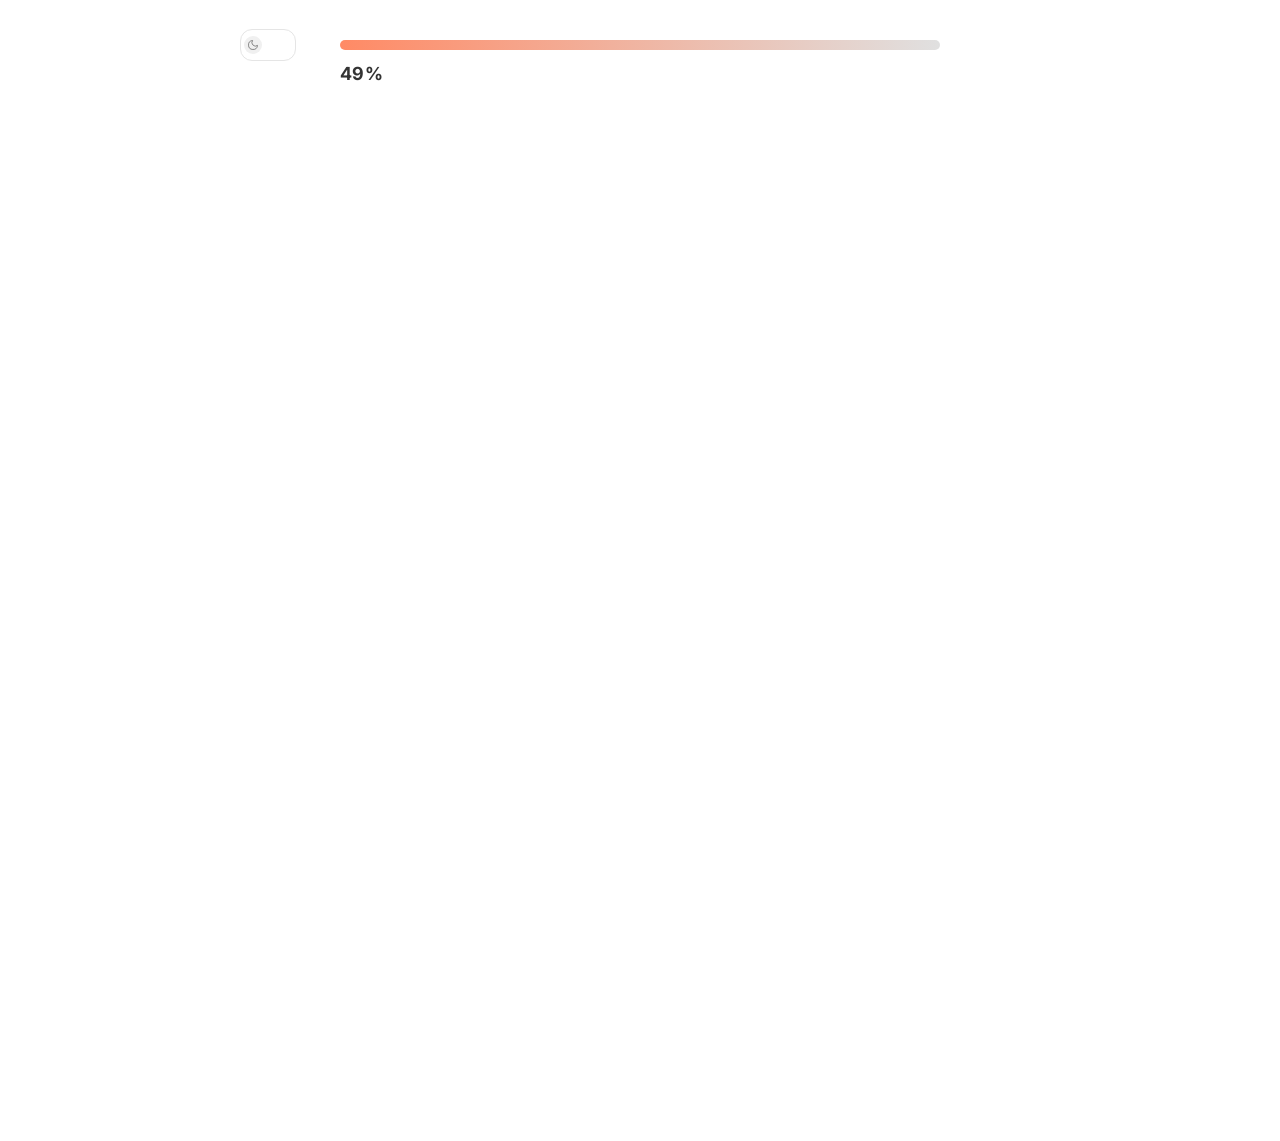
<file: index.html>
<!DOCTYPE html>
<html lang="en">
<head>
    <meta charset="UTF-8">
    <meta name="viewport" content="width=device-width, initial-scale=1.0">
    <title>Joe O'Meara</title>
    <link rel="preconnect" href="https://fonts.googleapis.com">
    <link rel="preconnect" href="https://fonts.gstatic.com" crossorigin>
    <link href="https://fonts.googleapis.com/css2?family=Inter:ital,opsz,wght@0,14..32,100..900;1,14..32,100..900&display=swap" rel="stylesheet">
    <link rel="stylesheet" href="styles.css">
</head>
<body>
    <div class="header-section">
        <div class="theme-toggle" id="themeToggle">
            <div class="toggle-slider">
                <svg class="toggle-icon moon-icon" viewBox="0 0 24 24" fill="none" stroke="currentColor" stroke-width="1.5">
                    <path d="M21 12.79A9 9 0 1 1 11.21 3 7 7 0 0 0 21 12.79z"></path>
                </svg>
                <svg class="toggle-icon sun-icon" viewBox="0 0 24 24" fill="none" stroke="currentColor" stroke-width="1.5">
                    <circle cx="12" cy="12" r="5"></circle>
                    <path d="M12 1v2M12 21v2M4.22 4.22l1.42 1.42M18.36 18.36l1.42 1.42M1 12h2M21 12h2M4.22 19.78l1.42-1.42M18.36 5.64l1.42-1.42"></path>
                </svg>
            </div>
        </div>
        <header class="gradient-header"></header>
    </div>
    <div id="mainContent" class="container">
        <!-- Loader positioned where name will be -->
        <div id="loader" class="loader-name-position">
            <div id="loaderPercentage" class="loader-percentage">0%</div>
        </div>
        
        <h1 id="hyperText" class="hyper-text" style="font-size: 18px !important; opacity: 0;">Joe O'Meara</h1>
        
        <div id="bodyContent" style="opacity: 0;">
            <p class="blurred-stagger" style="font-size: 12px !important;">I am a Founders Associate at Progression Labs, where I work directly with the founder to grow and scale the business and help companies implement AI safely and reliably. I've automated several of the company's core functions, including hiring, finance, and design. I also designed and built the company website, <a href="https://progressionlabs.com" target="_blank" rel="noopener">progressionlabs.com</a>.</p>
            
            <p class="blurred-stagger" style="font-size: 12px !important;">I was born and raised in Amsterdam and moved to London at age 10, where early exposure to advertising and technology sparked a fascination with human decision-making and how markets shape behaviour. This interest led me to study Economics at the University of Bristol to better understand these dynamics. After graduating, I avoided the traditional path most economics graduates take and instead pursued venture capital and startups, attracted by the ability to create outsized impact early in one's career. Since then, I've worked across VC funds, startups, and venture builders, and I'm now scaling Progression Labs. Throughout this journey, I've been drawn to companies aiming to create positive impact for humanity.</p>
            
            <p class="blurred-stagger" style="font-size: 12px !important;">I like to find flow states wherever I can, I play piano, go to the gym, and collect art that I can afford. <a href="https://www.artsy.net/artist/slawn?additional_gene_ids%5B0%5D=painting" target="_blank">Slawn</a> is my favourite artist atm, I am also very into music and film.</p>
            
            <p class="blurred-stagger" style="font-size: 12px !important;">I love building AI agents and AI applications, several inside Progression Labs and a few of my own, including a <a href="blog.html">property-finder agent</a> I built for my London flat hunt. I'm working toward becoming a Forward Deployed Engineer (FDE). I learn by building real things and shipping them in public. I'm currently working on a side project, the 'Ecosia LLM', and getting sharper at using AI effectively.</p>
            
            <div class="projects">
                <p class="projects-heading">Side projects</p>

                <div class="project-group">
                    <div class="project-group-label">AI &amp; tools</div>
                    <ul class="project-list">
                        <li><a href="blog.html">Property finder</a> <span class="project-note">an AI agent that scrapes London rental portals and alerts me to new flats (build log)</span></li>
                        <li><a href="https://github.com/joeomeara123/personal-ai-course" target="_blank" rel="noopener">Personal AI course</a> <span class="project-note">an offline, single-file course on modern LLM engineering, 84 topics</span></li>
                        <li><a href="https://github.com/joeomeara123/chorus" target="_blank" rel="noopener">Chorus</a> <span class="project-note">multi-LLM prompt comparison across Claude, ChatGPT and Gemini</span></li>
                        <li><a href="https://github.com/joeomeara123/Pando" target="_blank" rel="noopener">Pando</a> <span class="project-note">an Ecosia-style LLM search experiment</span></li>
                        <li><a href="https://github.com/joeomeara123/kickoff" target="_blank" rel="noopener">Kickoff</a> <span class="project-note">a structured Claude Code build workflow</span></li>
                    </ul>
                </div>

                <div class="project-group">
                    <div class="project-group-label">Trading &amp; bots</div>
                    <ul class="project-list">
                        <li><span class="project-name">Forex bots</span> <span class="project-note">MQL5 grid and trend trading bots for EUR/AUD and gold</span></li>
                        <li><span class="project-name">Prediction-market bot</span> <span class="project-note">an AI agent that scans, researches and places market predictions</span></li>
                    </ul>
                </div>

                <div class="project-group">
                    <div class="project-group-label">Content &amp; creative</div>
                    <ul class="project-list">
                        <li><span class="project-name">Faceless video</span> <span class="project-note">an automated short-form video pipeline for TikTok</span></li>
                        <li><span class="project-name">Chromatic Labs</span> <span class="project-note">a creative coding project</span></li>
                        <li><a href="https://github.com/joeomeara123/claudeart" target="_blank" rel="noopener">Claude art</a> <span class="project-note">generative art experiments</span></li>
                        <li><span class="project-name">Supernova</span> <span class="project-note">a charity-giving, TikTok-style social app built in React Native</span></li>
                    </ul>
                </div>
            </div>

            <div class="links">
                <a href="mailto:joe@go-supernova.com">Email</a><br>
                <a href="https://www.linkedin.com/in/joeomeara123/" target="_blank">LinkedIn</a><br>
                <a href="https://github.com/joeomeara123" target="_blank">GitHub</a><br>
                <a href="blog.html">Blog</a>
            </div>
        </div>
    </div>
    
    <script>
        const themeToggle = document.getElementById('themeToggle');
        const body = document.body;
        
        // Check for saved theme preference or default to 'light'
        const currentTheme = localStorage.getItem('theme') || 'light';
        body.setAttribute('data-theme', currentTheme);
        
        themeToggle.addEventListener('click', function() {
            const currentTheme = body.getAttribute('data-theme');
            const newTheme = currentTheme === 'dark' ? 'light' : 'dark';
            
            body.setAttribute('data-theme', newTheme);
            localStorage.setItem('theme', newTheme);
        });

        // HyperText Animation
        class HyperText {
            constructor(element, options = {}) {
                this.element = element;
                this.originalText = element.textContent;
                this.chars = this.originalText.split('');
                this.duration = options.duration || 800;
                this.delay = options.delay || 0;
                this.characterSet = options.characterSet || 'ABCDEFGHIJKLMNOPQRSTUVWXYZ'.split('');
                this.animateOnHover = options.animateOnHover !== false;
                this.isAnimating = false;
                
                this.init();
            }
            
            init() {
                if (this.animateOnHover) {
                    this.element.addEventListener('mouseenter', () => this.animate());
                }
                
                // Initial animation after delay
                setTimeout(() => this.animate(), this.delay);
            }
            
            getRandomChar() {
                return this.characterSet[Math.floor(Math.random() * this.characterSet.length)];
            }
            
            animate() {
                if (this.isAnimating) return;
                this.isAnimating = true;
                
                const startTime = performance.now();
                const maxIterations = this.chars.length;
                
                const animateFrame = (currentTime) => {
                    const elapsed = currentTime - startTime;
                    const progress = Math.min(elapsed / this.duration, 1);
                    const currentIteration = progress * maxIterations;
                    
                    const displayChars = this.chars.map((char, index) => {
                        if (char === ' ') return char;
                        if (index <= currentIteration) return this.originalText[index];
                        return this.getRandomChar();
                    });
                    
                    this.element.textContent = displayChars.join('');
                    
                    if (progress < 1) {
                        requestAnimationFrame(animateFrame);
                    } else {
                        this.element.textContent = this.originalText;
                        this.isAnimating = false;
                    }
                };
                
                requestAnimationFrame(animateFrame);
            }
        }
        
        // Smooth Gradient Animation
        class GradientAnimator {
            constructor(element) {
                this.element = element;
                this.colors = [
                    ['#FF8A65', '#E0E0E0'], // Orange to Gray
                    ['#E0E0E0', '#3498DB'], // Gray to Blue
                    ['#3498DB', '#27AE60'], // Blue to Green
                    ['#27AE60', '#FF8A65']  // Green to Orange
                ];
                this.currentIndex = 0;
                this.isAnimating = false;
                this.animate();
            }
            
            animate() {
                const duration = 3000; // 3 seconds per transition
                const steps = 60; // 60 steps for smooth animation
                const stepDuration = duration / steps;
                
                const animateToNext = () => {
                    if (this.isAnimating) return;
                    this.isAnimating = true;
                    
                    const currentColors = this.colors[this.currentIndex];
                    const nextIndex = (this.currentIndex + 1) % this.colors.length;
                    const nextColors = this.colors[nextIndex];
                    
                    let step = 0;
                    
                    const stepAnimation = () => {
                        const progress = step / steps;
                        
                        // Interpolate between current and next colors
                        const color1 = this.interpolateColor(currentColors[0], nextColors[0], progress);
                        const color2 = this.interpolateColor(currentColors[1], nextColors[1], progress);
                        
                        this.element.style.background = `linear-gradient(90deg, ${color1} 0%, ${color2} 100%)`;
                        
                        step++;
                        
                        if (step <= steps) {
                            setTimeout(stepAnimation, stepDuration);
                        } else {
                            this.currentIndex = nextIndex;
                            this.isAnimating = false;
                            setTimeout(animateToNext, 1000); // 1 second pause between transitions
                        }
                    };
                    
                    stepAnimation();
                };
                
                animateToNext();
            }
            
            // Helper function to interpolate between two hex colors
            interpolateColor(color1, color2, factor) {
                const rgb1 = this.hexToRgb(color1);
                const rgb2 = this.hexToRgb(color2);
                
                const r = Math.round(rgb1.r + (rgb2.r - rgb1.r) * factor);
                const g = Math.round(rgb1.g + (rgb2.g - rgb1.g) * factor);
                const b = Math.round(rgb1.b + (rgb2.b - rgb1.b) * factor);
                
                return `rgb(${r}, ${g}, ${b})`;
            }
            
            hexToRgb(hex) {
                const result = /^#?([a-f\d]{2})([a-f\d]{2})([a-f\d]{2})$/i.exec(hex);
                return result ? {
                    r: parseInt(result[1], 16),
                    g: parseInt(result[2], 16),
                    b: parseInt(result[3], 16)
                } : null;
            }
        }
        
        // Text Reveal Animation using CSS clip-path
        class TextReveal {
            constructor(elements, options = {}) {
                console.log('TextReveal constructor called with:', elements);
                this.elements = elements.length ? Array.from(elements) : [elements];
                console.log('Converted to array:', this.elements.length, 'elements');
                this.delay = options.delay || 0;
                this.staggerDelay = options.staggerDelay || 200;
                this.init();
            }
            
            init() {
                console.log('Init called, processing', this.elements.length, 'elements');
                
                this.elements.forEach((element, elemIndex) => {
                    const text = element.textContent || '';
                    console.log('Processing element', elemIndex, 'with text length:', text.length);
                    
                    if (text.length === 0) {
                        console.log('Skipping element with no text');
                        return;
                    }
                    
                    // Add container and text reveal classes
                    element.classList.add('text-reveal-container');
                    // Wrap existing markup (not just text) so in-paragraph links stay clickable
                    element.innerHTML = `<span class="text-reveal">${element.innerHTML}</span>`;
                    
                    // Set animation delay for staggered effect
                    const revealSpan = element.querySelector('.text-reveal');
                    revealSpan.style.animationDelay = `${this.delay + (elemIndex * this.staggerDelay)}ms`;
                    
                    console.log('Applied text reveal to element', elemIndex, 'with delay:', this.delay + (elemIndex * this.staggerDelay));
                });
            }
        }

        // Percentage Loader Animation
        function animateLoader() {
            const percentageElement = document.querySelector('.loader-percentage');
            const loader = document.querySelector('.loader-name-position');
            
            let currentPercentage = 0;
            const struggleStartAt = 85;
            const targetPercentage = 100;
            const initialDuration = 1800; // 1.8 seconds to reach 85%
            const increment = struggleStartAt / (initialDuration / 16); // 60fps
            let inStruggleMode = false;
            let strugglePercentage = struggleStartAt;
            
            // Timing for struggle phase (85% to 100%)
            const struggleDelays = [300, 250, 200, 180, 150, 120, 100, 80, 60, 50, 40, 30, 25, 20, 15]; // 15 steps from 85% to 100%
            let struggleStep = 0;
            
            function updateCounter() {
                if (!inStruggleMode) {
                    currentPercentage += increment;
                    
                    // Start struggle mode at 85%
                    if (currentPercentage >= struggleStartAt) {
                        currentPercentage = struggleStartAt;
                        inStruggleMode = true;
                        startStruggleMode();
                        return;
                    }
                } else {
                    // Struggle mode is handled by setTimeout chain
                    return;
                }
                
                // Update percentage display
                percentageElement.textContent = Math.floor(currentPercentage) + '%';
                
                if (currentPercentage < struggleStartAt) {
                    requestAnimationFrame(updateCounter);
                }
            }
            
            function startStruggleMode() {
                function incrementStruggle() {
                    if (strugglePercentage < targetPercentage) {
                        strugglePercentage++;
                        percentageElement.textContent = strugglePercentage + '%';
                        
                        // Get delay for next increment (starts slow, gets faster)
                        const delay = struggleDelays[struggleStep] || 20;
                        struggleStep++;
                        
                        setTimeout(incrementStruggle, delay);
                    } else {
                        // Completed! Start text reveal
                        setTimeout(() => {
                            loader.style.opacity = '0';
                            startTextReveal();
                        }, 300);
                    }
                }
                
                // Start the struggle sequence
                setTimeout(incrementStruggle, 200);
            }
            
            requestAnimationFrame(updateCounter);
        }

        // Function to start text reveal animations
        function startTextReveal() {
            // Show the name
            const hyperTextElement = document.getElementById('hyperText');
            if (hyperTextElement) {
                hyperTextElement.style.transition = 'opacity 0.5s ease';
                hyperTextElement.style.opacity = '1';
                
                // Initialize HyperText animation
                new HyperText(hyperTextElement, {
                    duration: 1000,
                    delay: 200,
                    animateOnHover: true
                });
            }
            
            // Show body content after name appears
            setTimeout(() => {
                const bodyContent = document.getElementById('bodyContent');
                if (bodyContent) {
                    bodyContent.style.transition = 'opacity 0.5s ease';
                    bodyContent.style.opacity = '1';
                }
            }, 500);
            
            // Initialize gradient animation
            const gradientElement = document.querySelector('.gradient-header');
            if (gradientElement) {
                new GradientAnimator(gradientElement);
            }
            
            // Initialize text reveal animation
            const textRevealElements = document.querySelectorAll('p.blurred-stagger');
            if (textRevealElements.length > 0) {
                new TextReveal(textRevealElements, {
                    delay: 1300,
                    staggerDelay: 200
                });
            }
        }

        // Start loading animation when page loads
        window.addEventListener('load', animateLoader);
    </script>
</body>
</html>
</file>
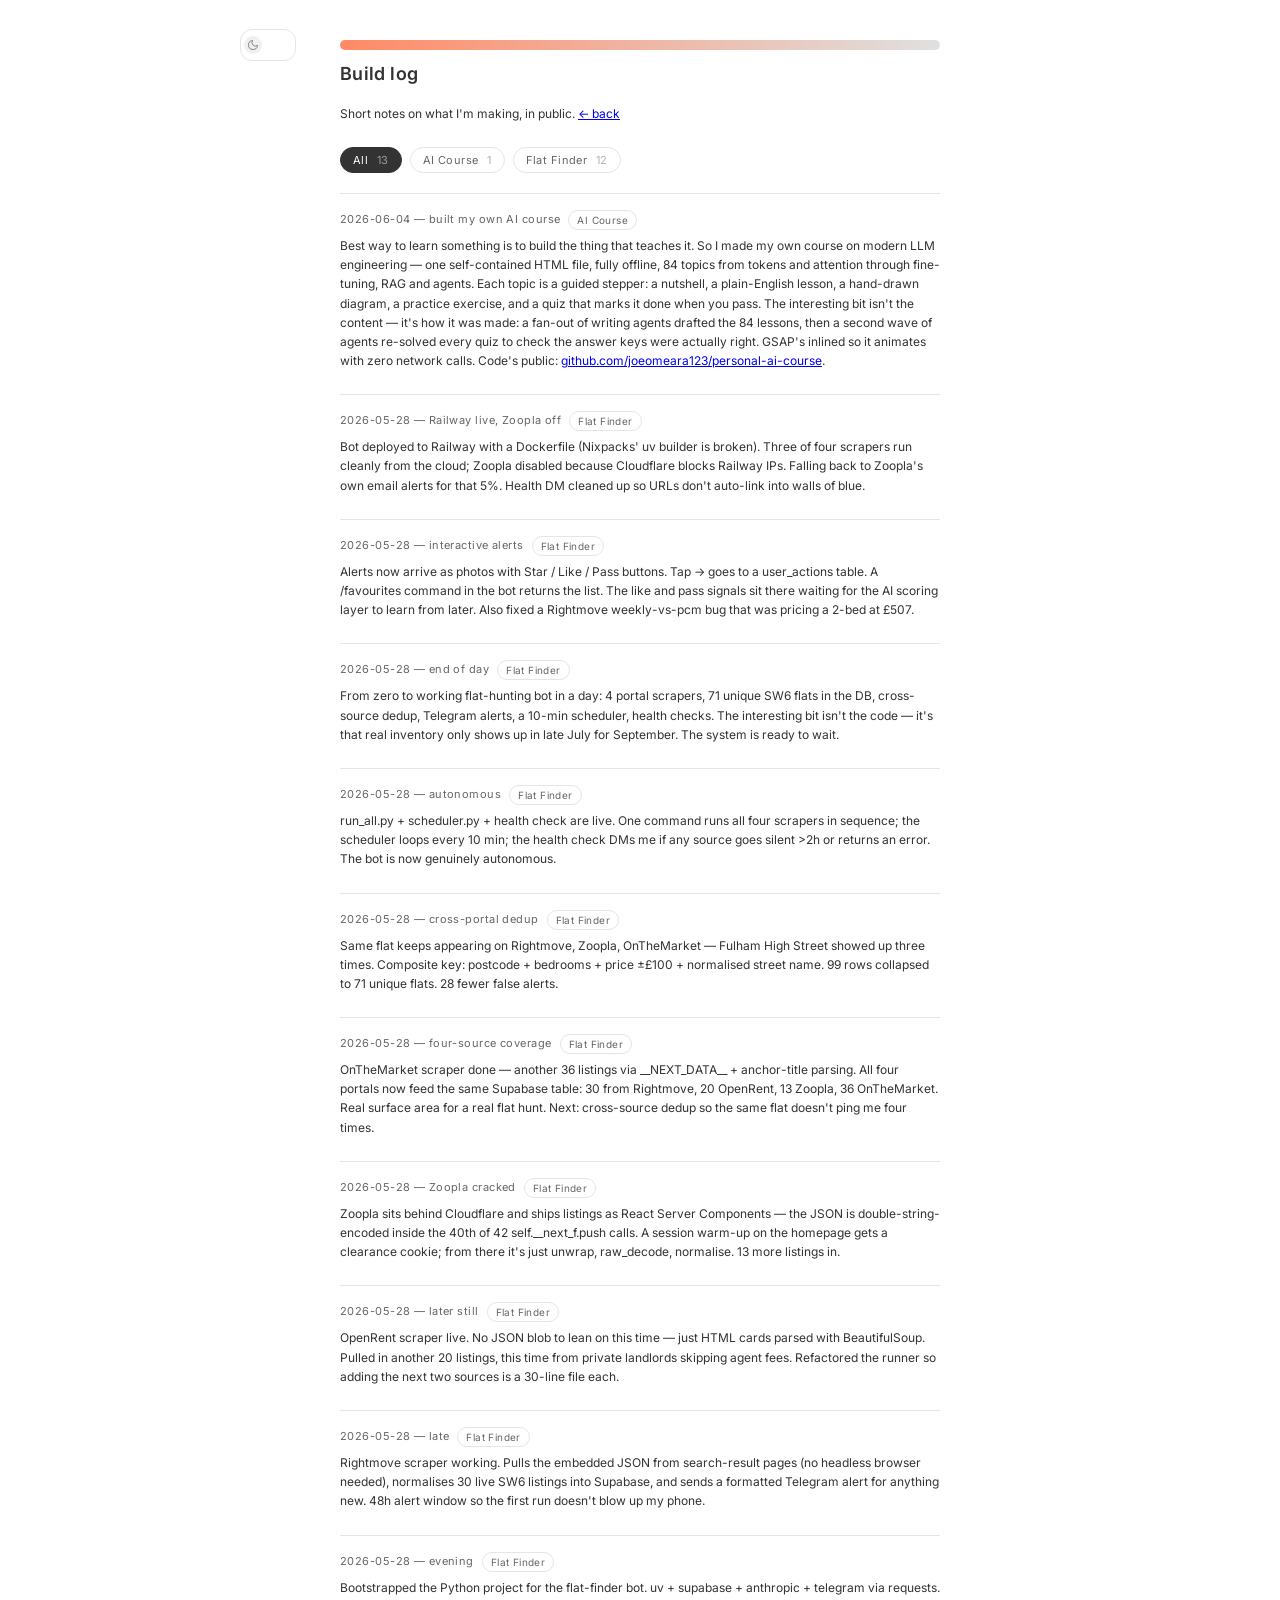
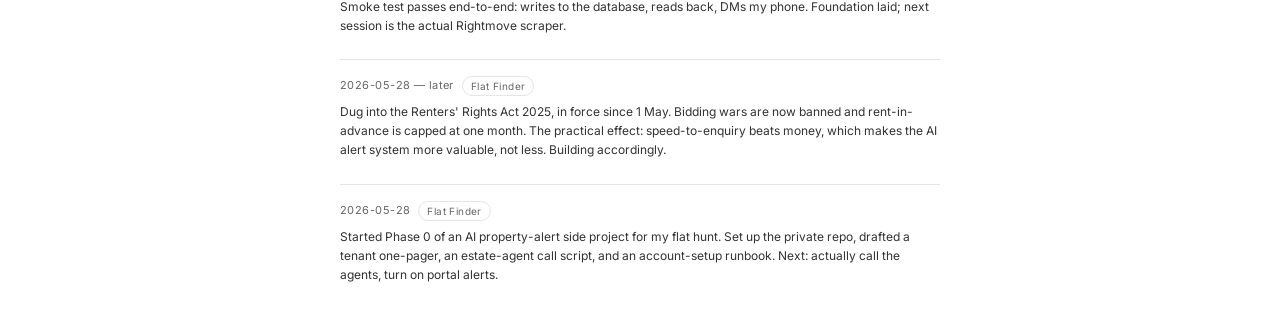
<file: blog.html>
<!DOCTYPE html>
<html lang="en">
<head>
    <meta charset="UTF-8">
    <meta name="viewport" content="width=device-width, initial-scale=1.0">
    <title>Joe O'Meara — Build log</title>
    <link rel="preconnect" href="https://fonts.googleapis.com">
    <link rel="preconnect" href="https://fonts.gstatic.com" crossorigin>
    <link href="https://fonts.googleapis.com/css2?family=Inter:ital,opsz,wght@0,14..32,100..900;1,14..32,100..900&display=swap" rel="stylesheet">
    <link rel="stylesheet" href="styles.css">
</head>
<body>
    <div class="header-section">
        <div class="theme-toggle" id="themeToggle">
            <div class="toggle-slider">
                <svg class="toggle-icon moon-icon" viewBox="0 0 24 24" fill="none" stroke="currentColor" stroke-width="1.5">
                    <path d="M21 12.79A9 9 0 1 1 11.21 3 7 7 0 0 0 21 12.79z"></path>
                </svg>
                <svg class="toggle-icon sun-icon" viewBox="0 0 24 24" fill="none" stroke="currentColor" stroke-width="1.5">
                    <circle cx="12" cy="12" r="5"></circle>
                    <path d="M12 1v2M12 21v2M4.22 4.22l1.42 1.42M18.36 18.36l1.42 1.42M1 12h2M21 12h2M4.22 19.78l1.42-1.42M18.36 5.64l1.42-1.42"></path>
                </svg>
            </div>
        </div>
        <header class="gradient-header"></header>
    </div>
    <div class="container">
        <h1 class="hyper-text" style="font-size: 18px !important;">Build log</h1>

        <p style="font-size: 12px !important;">
            Short notes on what I'm making, in public. <a href="index.html">&larr; back</a>
        </p>

        <div class="blog-filters" id="blogFilters"></div>

        <div class="blog-feed">
            <!-- newest entries prepended above this line -->

            <article class="blog-entry" data-project="AI Course">
                <div class="blog-date">2026-06-04 — built my own AI course</div>
                <p class="blog-body">Best way to learn something is to build the thing that teaches it. So I made my own course on modern LLM engineering — one self-contained HTML file, fully offline, 84 topics from tokens and attention through fine-tuning, RAG and agents. Each topic is a guided stepper: a nutshell, a plain-English lesson, a hand-drawn diagram, a practice exercise, and a quiz that marks it done when you pass. The interesting bit isn't the content — it's how it was made: a fan-out of writing agents drafted the 84 lessons, then a second wave of agents re-solved every quiz to check the answer keys were actually right. GSAP's inlined so it animates with zero network calls. Code's public: <a href="https://github.com/joeomeara123/personal-ai-course" target="_blank" rel="noopener">github.com/joeomeara123/personal-ai-course</a>.</p>
            </article>

            <article class="blog-entry" data-project="Flat Finder">
                <div class="blog-date">2026-05-28 — Railway live, Zoopla off</div>
                <p class="blog-body">Bot deployed to Railway with a Dockerfile (Nixpacks' uv builder is broken). Three of four scrapers run cleanly from the cloud; Zoopla disabled because Cloudflare blocks Railway IPs. Falling back to Zoopla's own email alerts for that 5%. Health DM cleaned up so URLs don't auto-link into walls of blue.</p>
            </article>

            <article class="blog-entry" data-project="Flat Finder">
                <div class="blog-date">2026-05-28 — interactive alerts</div>
                <p class="blog-body">Alerts now arrive as photos with Star / Like / Pass buttons. Tap → goes to a user_actions table. A /favourites command in the bot returns the list. The like and pass signals sit there waiting for the AI scoring layer to learn from later. Also fixed a Rightmove weekly-vs-pcm bug that was pricing a 2-bed at £507.</p>
            </article>

            <article class="blog-entry" data-project="Flat Finder">
                <div class="blog-date">2026-05-28 — end of day</div>
                <p class="blog-body">From zero to working flat-hunting bot in a day: 4 portal scrapers, 71 unique SW6 flats in the DB, cross-source dedup, Telegram alerts, a 10-min scheduler, health checks. The interesting bit isn't the code — it's that real inventory only shows up in late July for September. The system is ready to wait.</p>
            </article>

            <article class="blog-entry" data-project="Flat Finder">
                <div class="blog-date">2026-05-28 — autonomous</div>
                <p class="blog-body">run_all.py + scheduler.py + health check are live. One command runs all four scrapers in sequence; the scheduler loops every 10 min; the health check DMs me if any source goes silent &gt;2h or returns an error. The bot is now genuinely autonomous.</p>
            </article>

            <article class="blog-entry" data-project="Flat Finder">
                <div class="blog-date">2026-05-28 — cross-portal dedup</div>
                <p class="blog-body">Same flat keeps appearing on Rightmove, Zoopla, OnTheMarket — Fulham High Street showed up three times. Composite key: postcode + bedrooms + price ±£100 + normalised street name. 99 rows collapsed to 71 unique flats. 28 fewer false alerts.</p>
            </article>

            <article class="blog-entry" data-project="Flat Finder">
                <div class="blog-date">2026-05-28 — four-source coverage</div>
                <p class="blog-body">OnTheMarket scraper done — another 36 listings via __NEXT_DATA__ + anchor-title parsing. All four portals now feed the same Supabase table: 30 from Rightmove, 20 OpenRent, 13 Zoopla, 36 OnTheMarket. Real surface area for a real flat hunt. Next: cross-source dedup so the same flat doesn't ping me four times.</p>
            </article>

            <article class="blog-entry" data-project="Flat Finder">
                <div class="blog-date">2026-05-28 — Zoopla cracked</div>
                <p class="blog-body">Zoopla sits behind Cloudflare and ships listings as React Server Components — the JSON is double-string-encoded inside the 40th of 42 self.__next_f.push calls. A session warm-up on the homepage gets a clearance cookie; from there it's just unwrap, raw_decode, normalise. 13 more listings in.</p>
            </article>

            <article class="blog-entry" data-project="Flat Finder">
                <div class="blog-date">2026-05-28 — later still</div>
                <p class="blog-body">OpenRent scraper live. No JSON blob to lean on this time — just HTML cards parsed with BeautifulSoup. Pulled in another 20 listings, this time from private landlords skipping agent fees. Refactored the runner so adding the next two sources is a 30-line file each.</p>
            </article>

            <article class="blog-entry" data-project="Flat Finder">
                <div class="blog-date">2026-05-28 — late</div>
                <p class="blog-body">Rightmove scraper working. Pulls the embedded JSON from search-result pages (no headless browser needed), normalises 30 live SW6 listings into Supabase, and sends a formatted Telegram alert for anything new. 48h alert window so the first run doesn't blow up my phone.</p>
            </article>

            <article class="blog-entry" data-project="Flat Finder">
                <div class="blog-date">2026-05-28 — evening</div>
                <p class="blog-body">Bootstrapped the Python project for the flat-finder bot. uv + supabase + anthropic + telegram via requests. Smoke test passes end-to-end: writes to the database, reads back, DMs my phone. Foundation laid; next session is the actual Rightmove scraper.</p>
            </article>

            <article class="blog-entry" data-project="Flat Finder">
                <div class="blog-date">2026-05-28 — later</div>
                <p class="blog-body">Dug into the Renters' Rights Act 2025, in force since 1 May. Bidding wars are now banned and rent-in-advance is capped at one month. The practical effect: speed-to-enquiry beats money, which makes the AI alert system more valuable, not less. Building accordingly.</p>
            </article>

            <article class="blog-entry" data-project="Flat Finder">
                <div class="blog-date">2026-05-28</div>
                <p class="blog-body">Started Phase 0 of an AI property-alert side project for my flat hunt. Set up the private repo, drafted a tenant one-pager, an estate-agent call script, and an account-setup runbook. Next: actually call the agents, turn on portal alerts.</p>
            </article>

        </div>
    </div>

    <script>
        const themeToggle = document.getElementById('themeToggle');
        const body = document.body;

        const currentTheme = localStorage.getItem('theme') || 'light';
        body.setAttribute('data-theme', currentTheme);

        themeToggle.addEventListener('click', function() {
            const currentTheme = body.getAttribute('data-theme');
            const newTheme = currentTheme === 'dark' ? 'light' : 'dark';
            body.setAttribute('data-theme', newTheme);
            localStorage.setItem('theme', newTheme);
        });

        // Group / filter the build log by project (auto-built from each entry's data-project)
        (function () {
            const feed = document.querySelector('.blog-feed');
            const bar = document.getElementById('blogFilters');
            if (!feed || !bar) return;
            const entries = Array.from(feed.querySelectorAll('.blog-entry'));
            const projects = [];
            entries.forEach(function (e) {
                const p = e.getAttribute('data-project');
                if (!p) return;
                let rec = projects.find(function (x) { return x.name === p; });
                if (!rec) { rec = { name: p, count: 0 }; projects.push(rec); }
                rec.count++;
                if (!e.querySelector('.project-chip')) {
                    const chip = document.createElement('span');
                    chip.className = 'project-chip';
                    chip.textContent = p;
                    const date = e.querySelector('.blog-date');
                    if (date) date.appendChild(chip);
                }
            });
            if (!projects.length) return;
            function makeBtn(label, val, count) {
                const b = document.createElement('button');
                b.className = 'blog-filter';
                b.dataset.filter = val;
                b.innerHTML = label + ' <span class="cnt">' + count + '</span>';
                return b;
            }
            bar.appendChild(makeBtn('All', '__all__', entries.length));
            projects.forEach(function (p) { bar.appendChild(makeBtn(p.name, p.name, p.count)); });
            function apply(val) {
                Array.from(bar.children).forEach(function (b) { b.classList.toggle('active', b.dataset.filter === val); });
                entries.forEach(function (e) {
                    const p = e.getAttribute('data-project');
                    e.hidden = !(val === '__all__' || p === val);
                });
                try { localStorage.setItem('blogFilter', val); } catch (err) {}
            }
            bar.addEventListener('click', function (ev) {
                const b = ev.target.closest('.blog-filter');
                if (b) apply(b.dataset.filter);
            });
            let saved = '__all__';
            try { saved = localStorage.getItem('blogFilter') || '__all__'; } catch (err) {}
            const ok = saved === '__all__' || projects.some(function (p) { return p.name === saved; });
            apply(ok ? saved : '__all__');
        })();
    </script>
</body>
</html>
</file>
<file: styles.css>
:root {
    --bg-color: #fff;
    --text-color: #333;
    --link-color: #0066cc;
    --toggle-bg: #fff;
    --toggle-border: #e5e5e5;
    --toggle-slider: #f0f0f0;
    --toggle-icon: #666;
}

[data-theme="dark"] {
    --bg-color: #0a0a0a;
    --text-color: #e5e5e5;
    --link-color: #66b3ff;
    --toggle-bg: #0a0a0a;
    --toggle-border: #333;
    --toggle-slider: #333;
    --toggle-icon: #fff;
}

body {
    font-family: "Inter", -apple-system, BlinkMacSystemFont, 'Segoe UI', Roboto, Oxygen, Ubuntu, Cantarell, sans-serif;
    font-size: 16px;
    line-height: 1.6;
    color: var(--text-color);
    background-color: var(--bg-color);
    margin: 0;
    padding: 0;
    transition: background-color 0.3s ease, color 0.3s ease;
}

.header-section {
    position: relative;
    display: flex;
    justify-content: center;
    margin: 40px auto 0 auto;
}

.theme-toggle {
    width: 48px;
    height: 24px;
    background-color: var(--toggle-bg);
    border: 1px solid var(--toggle-border);
    border-radius: 12px;
    cursor: pointer;
    transition: all 0.3s ease;
    position: absolute;
    left: calc(50% - 400px);
    top: 50%;
    transform: translateY(-50%);
    display: flex;
    align-items: center;
    padding: 3px;
}

.toggle-slider {
    width: 18px;
    height: 18px;
    background-color: var(--toggle-slider);
    border-radius: 50%;
    transition: transform 0.3s ease;
    display: flex;
    align-items: center;
    justify-content: center;
    position: relative;
}

[data-theme="dark"] .toggle-slider {
    transform: translateX(24px);
}

.toggle-icon {
    width: 12px;
    height: 12px;
    color: var(--toggle-icon);
    position: absolute;
}

.moon-icon {
    opacity: 1;
    transition: opacity 0.3s ease;
}

.sun-icon {
    opacity: 0;
    transition: opacity 0.3s ease;
}

[data-theme="dark"] .moon-icon {
    opacity: 0;
}

[data-theme="dark"] .sun-icon {
    opacity: 1;
}

.gradient-header {
    width: 600px;
    height: 10px !important;
    background: linear-gradient(90deg, #FF8A65 0%, #E0E0E0 100%);
    border-radius: 5px;
    transition: background 0.5s ease;
}

.container {
    max-width: 600px;
    margin: 0 auto;
    padding: 10px 20px 40px;
}

h1 {
    font-size: 16px !important;
    font-weight: 600;
    margin: 0 0 15px 0;
    color: var(--text-color);
    transition: color 0.3s ease;
}

.hyper-text {
    font-family: 'Inter', monospace;
    cursor: default;
    user-select: none;
    letter-spacing: 0.02em;
    font-size: 16px !important;
}

.text-reveal-container {
    overflow: hidden;
    position: relative;
}

.text-reveal {
    display: inline-block;
    clip-path: polygon(0 0%, 100% 0%, 100% 0%, 0 0%);
    animation: paintText 1.2s cubic-bezier(0.23, 1, 0.32, 1) forwards;
}

@keyframes paintText {
    0% {
        clip-path: polygon(0 0%, 100% 0%, 100% 0%, 0 0%);
    }
    100% {
        clip-path: polygon(0 0%, 100% 0%, 100% 100%, 0 100%);
    }
}

.loader-name-position {
    margin: 0 0 15px 0;
    transition: opacity 0.5s ease;
}

.loader-percentage {
    font-size: 18px !important;
    font-weight: 700;
    color: var(--text-color);
    font-family: "Inter", -apple-system, BlinkMacSystemFont, 'Segoe UI', Roboto, Oxygen, Ubuntu, Cantarell, sans-serif;
    letter-spacing: 0.02em;
    margin: 0;
}

p {
    margin: 0 0 20px 0;
    font-size: 12px !important;
    line-height: 1.6;
}

.links {
    margin-top: 30px;
}

.links a {
    color: var(--link-color);
    text-decoration: none;
    transition: color 0.3s ease;
}

.links a:hover {
    text-decoration: underline;
}

.projects {
    margin-top: 36px;
}

.projects-heading {
    font-size: 12px !important;
    font-weight: 600;
    margin: 0 0 4px 0;
}

.project-group {
    margin-top: 18px;
}

.project-group-label {
    font-size: 10px !important;
    letter-spacing: 0.06em;
    text-transform: uppercase;
    color: var(--toggle-icon);
    margin-bottom: 8px;
}

.project-list {
    list-style: none;
    padding: 0;
    margin: 0;
    display: flex;
    flex-direction: column;
    gap: 7px;
}

.project-list li {
    font-size: 12px !important;
    line-height: 1.5;
}

.project-list a {
    color: var(--link-color);
    text-decoration: none;
}

.project-list a:hover {
    text-decoration: underline;
}

.project-name {
    color: var(--text-color);
}

.project-note {
    color: var(--toggle-icon);
    margin-left: 6px;
}

.blog-filters {
    display: flex;
    flex-wrap: wrap;
    gap: 8px;
    margin: 24px 0 2px 0;
}

.blog-filter {
    font-family: inherit;
    font-size: 11px !important;
    letter-spacing: 0.04em;
    color: var(--toggle-icon);
    background: transparent;
    border: 1px solid var(--toggle-border);
    border-radius: 999px;
    padding: 5px 12px;
    cursor: pointer;
    transition: all 0.2s ease;
}

.blog-filter:hover {
    color: var(--text-color);
    border-color: var(--text-color);
}

.blog-filter.active {
    color: var(--bg-color);
    background: var(--text-color);
    border-color: var(--text-color);
}

.blog-filter .cnt {
    opacity: 0.5;
    margin-left: 5px;
}

.project-chip {
    display: inline-block;
    font-size: 10px !important;
    letter-spacing: 0.04em;
    color: var(--toggle-icon);
    border: 1px solid var(--toggle-border);
    border-radius: 999px;
    padding: 1px 8px;
    margin-left: 8px;
    vertical-align: middle;
}

.blog-entry[hidden] {
    display: none;
}

.blog-feed {
    margin-top: 20px;
    display: flex;
    flex-direction: column;
    gap: 24px;
}

.blog-entry {
    border-top: 1px solid var(--toggle-border);
    padding-top: 16px;
}

.blog-date {
    font-size: 11px !important;
    color: var(--toggle-icon);
    letter-spacing: 0.04em;
    margin-bottom: 6px;
}

.blog-body {
    font-size: 12px !important;
    line-height: 1.6;
    margin: 0;
    color: var(--text-color);
}

@media (max-width: 480px) {
    .container {
        padding: 40px 20px;
    }

    h1 {
        font-size: 22px;
    }
}
</file>
